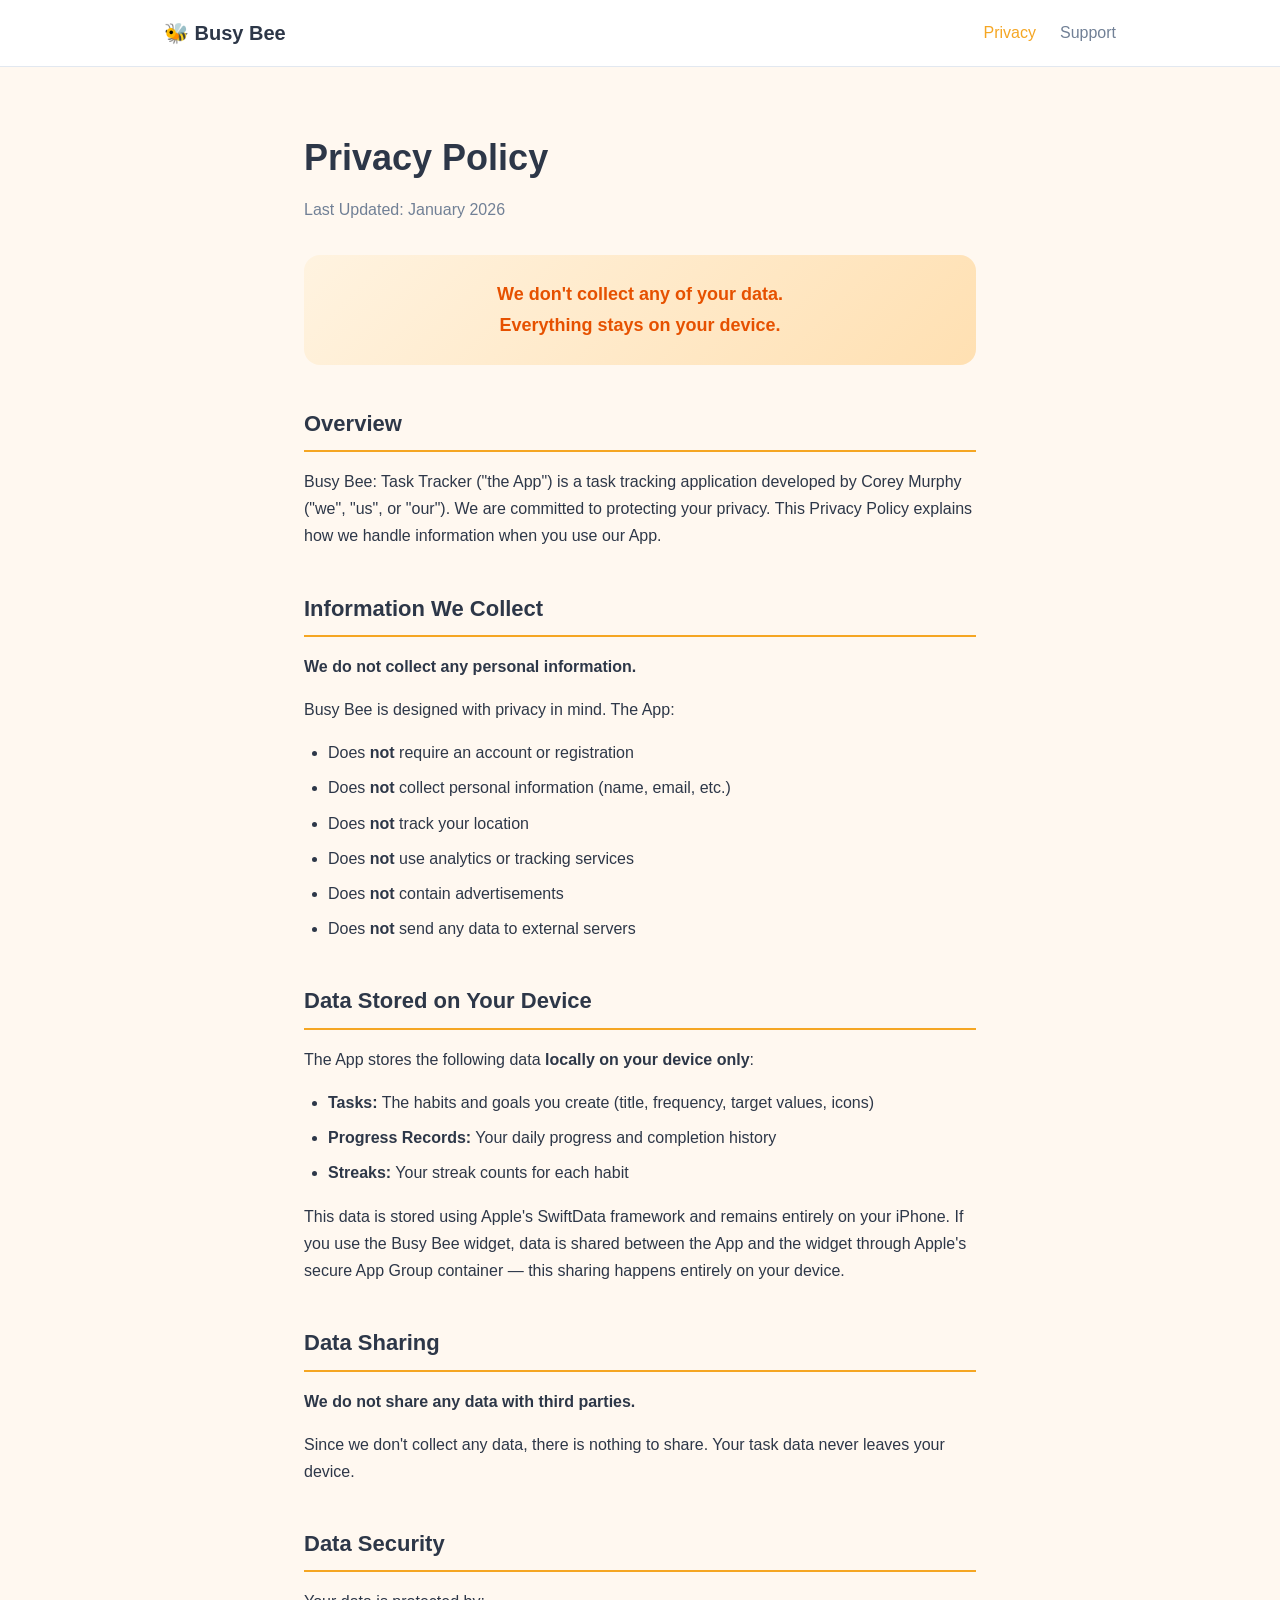
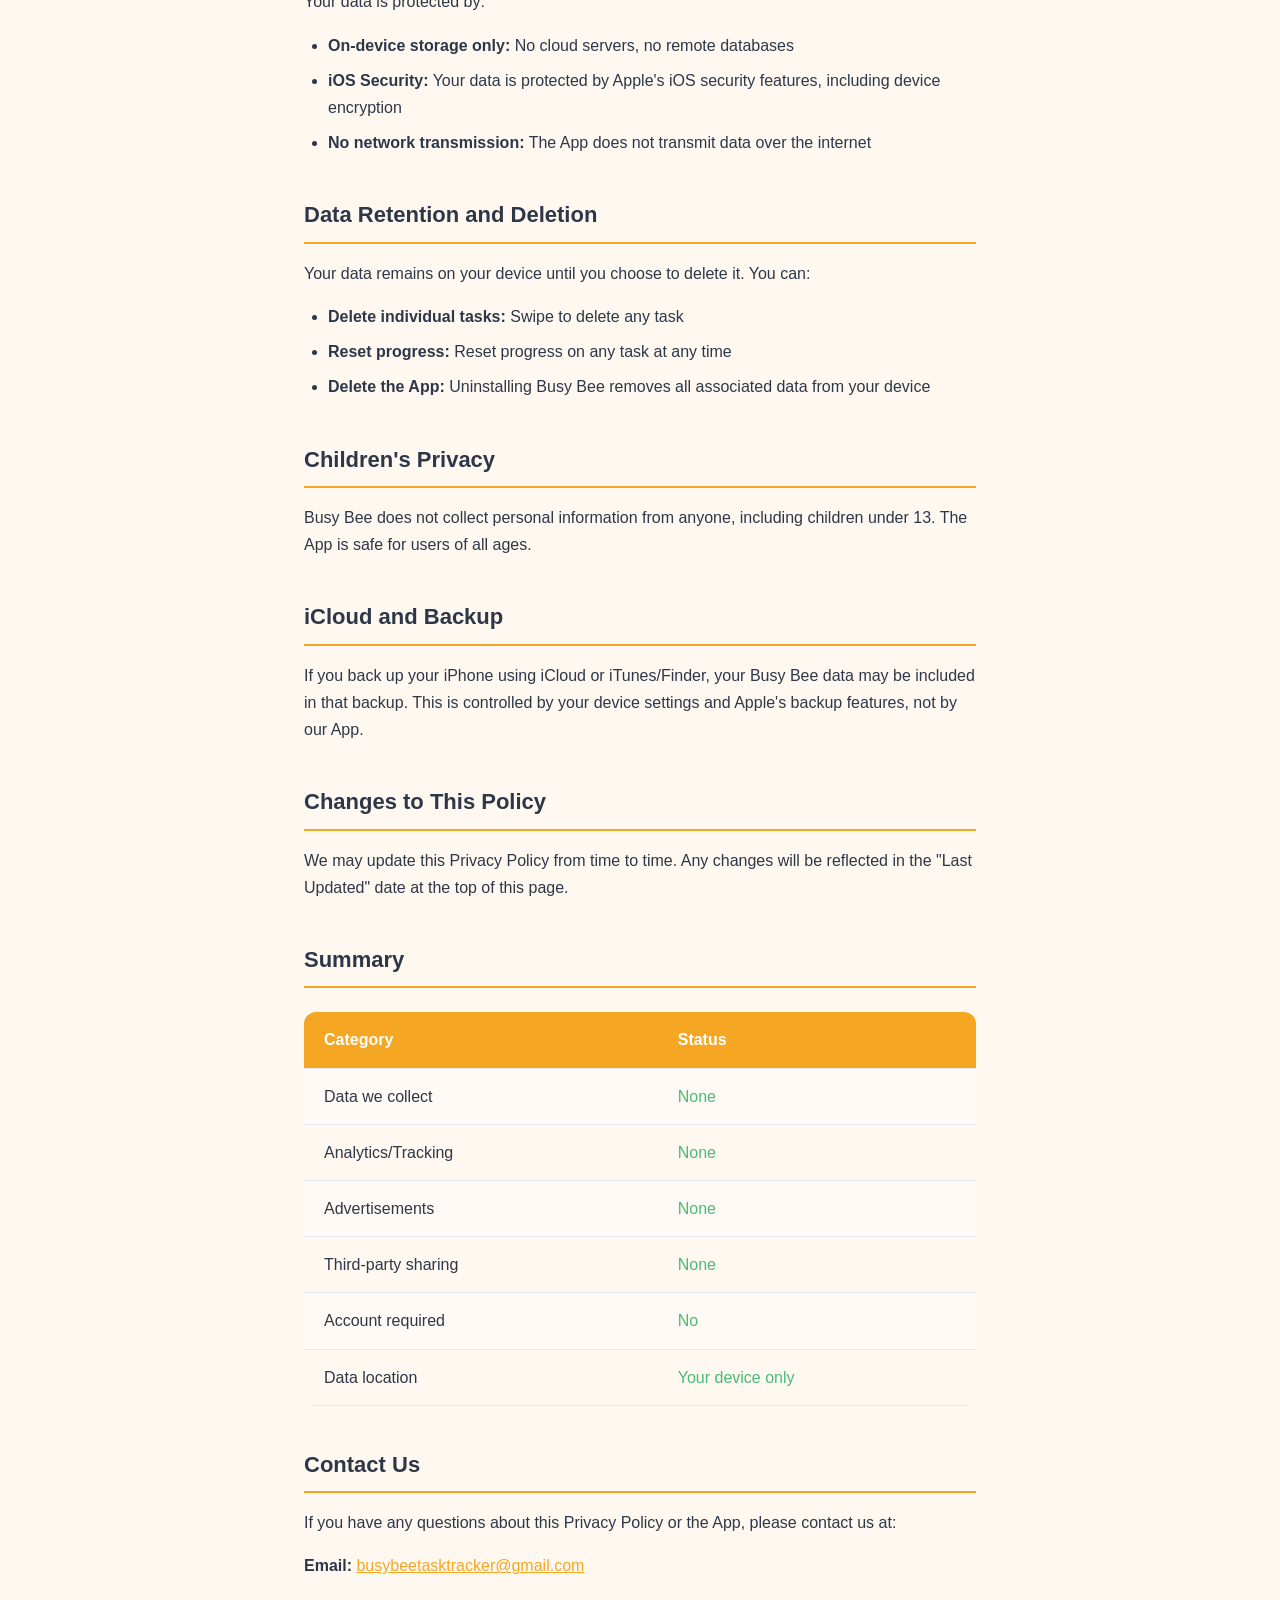
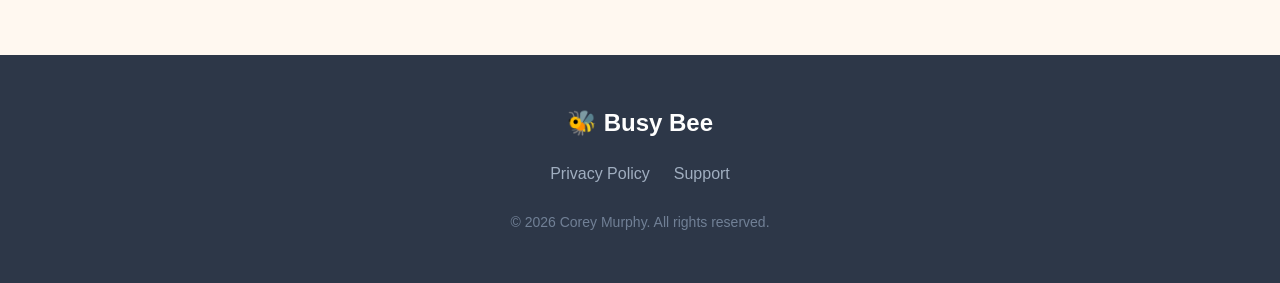
<file: privacy.html>
<!DOCTYPE html>
<html lang="en">
<head>
    <meta charset="UTF-8">
    <meta name="viewport" content="width=device-width, initial-scale=1.0">
    <title>Privacy Policy - Busy Bee</title>
    <meta name="description" content="Privacy Policy for Busy Bee Task Tracker. We don't collect any data.">
    <meta name="theme-color" content="#F5A623">
    <link rel="stylesheet" href="styles.css">
    <link rel="icon" href="data:image/svg+xml,<svg xmlns='http://www.w3.org/2000/svg' viewBox='0 0 100 100'><text y='.9em' font-size='90'>🐝</text></svg>">
</head>
<body>
    <nav>
        <div class="nav-container">
            <a href="index.html" class="nav-logo">🐝 Busy Bee</a>
            <div class="nav-links">
                <a href="privacy.html" class="active">Privacy</a>
                <a href="support.html">Support</a>
            </div>
        </div>
    </nav>

    <main class="page-content">
        <h1>Privacy Policy</h1>
        <p class="last-updated">Last Updated: January 2026</p>
        
        <div class="highlight-box">
            <p>We don't collect any of your data.<br>Everything stays on your device.</p>
        </div>
        
        <h2>Overview</h2>
        <p>Busy Bee: Task Tracker ("the App") is a task tracking application developed by Corey Murphy ("we", "us", or "our"). We are committed to protecting your privacy. This Privacy Policy explains how we handle information when you use our App.</p>
        
        <h2>Information We Collect</h2>
        <p><strong>We do not collect any personal information.</strong></p>
        <p>Busy Bee is designed with privacy in mind. The App:</p>
        <ul>
            <li>Does <strong>not</strong> require an account or registration</li>
            <li>Does <strong>not</strong> collect personal information (name, email, etc.)</li>
            <li>Does <strong>not</strong> track your location</li>
            <li>Does <strong>not</strong> use analytics or tracking services</li>
            <li>Does <strong>not</strong> contain advertisements</li>
            <li>Does <strong>not</strong> send any data to external servers</li>
        </ul>
        
        <h2>Data Stored on Your Device</h2>
        <p>The App stores the following data <strong>locally on your device only</strong>:</p>
        <ul>
            <li><strong>Tasks:</strong> The habits and goals you create (title, frequency, target values, icons)</li>
            <li><strong>Progress Records:</strong> Your daily progress and completion history</li>
            <li><strong>Streaks:</strong> Your streak counts for each habit</li>
        </ul>
        <p>This data is stored using Apple's SwiftData framework and remains entirely on your iPhone. If you use the Busy Bee widget, data is shared between the App and the widget through Apple's secure App Group container — this sharing happens entirely on your device.</p>
        
        <h2>Data Sharing</h2>
        <p><strong>We do not share any data with third parties.</strong></p>
        <p>Since we don't collect any data, there is nothing to share. Your task data never leaves your device.</p>
        
        <h2>Data Security</h2>
        <p>Your data is protected by:</p>
        <ul>
            <li><strong>On-device storage only:</strong> No cloud servers, no remote databases</li>
            <li><strong>iOS Security:</strong> Your data is protected by Apple's iOS security features, including device encryption</li>
            <li><strong>No network transmission:</strong> The App does not transmit data over the internet</li>
        </ul>
        
        <h2>Data Retention and Deletion</h2>
        <p>Your data remains on your device until you choose to delete it. You can:</p>
        <ul>
            <li><strong>Delete individual tasks:</strong> Swipe to delete any task</li>
            <li><strong>Reset progress:</strong> Reset progress on any task at any time</li>
            <li><strong>Delete the App:</strong> Uninstalling Busy Bee removes all associated data from your device</li>
        </ul>
        
        <h2>Children's Privacy</h2>
        <p>Busy Bee does not collect personal information from anyone, including children under 13. The App is safe for users of all ages.</p>
        
        <h2>iCloud and Backup</h2>
        <p>If you back up your iPhone using iCloud or iTunes/Finder, your Busy Bee data may be included in that backup. This is controlled by your device settings and Apple's backup features, not by our App.</p>
        
        <h2>Changes to This Policy</h2>
        <p>We may update this Privacy Policy from time to time. Any changes will be reflected in the "Last Updated" date at the top of this page.</p>
        
        <h2>Summary</h2>
        <table class="summary-table">
            <tr>
                <th>Category</th>
                <th>Status</th>
            </tr>
            <tr>
                <td>Data we collect</td>
                <td>None</td>
            </tr>
            <tr>
                <td>Analytics/Tracking</td>
                <td>None</td>
            </tr>
            <tr>
                <td>Advertisements</td>
                <td>None</td>
            </tr>
            <tr>
                <td>Third-party sharing</td>
                <td>None</td>
            </tr>
            <tr>
                <td>Account required</td>
                <td>No</td>
            </tr>
            <tr>
                <td>Data location</td>
                <td>Your device only</td>
            </tr>
        </table>
        
        <h2>Contact Us</h2>
        <p>If you have any questions about this Privacy Policy or the App, please contact us at:</p>
        <p><strong>Email:</strong> <a href="mailto:busybeetasktracker@gmail.com">busybeetasktracker@gmail.com</a></p>
    </main>

    <footer>
        <div class="footer-content">
            <p class="footer-logo">🐝 Busy Bee</p>
            <div class="footer-links">
                <a href="privacy.html">Privacy Policy</a>
                <a href="support.html">Support</a>
            </div>
            <p class="copyright">&copy; 2026 Corey Murphy. All rights reserved.</p>
        </div>
    </footer>
</body>
</html>
</file>
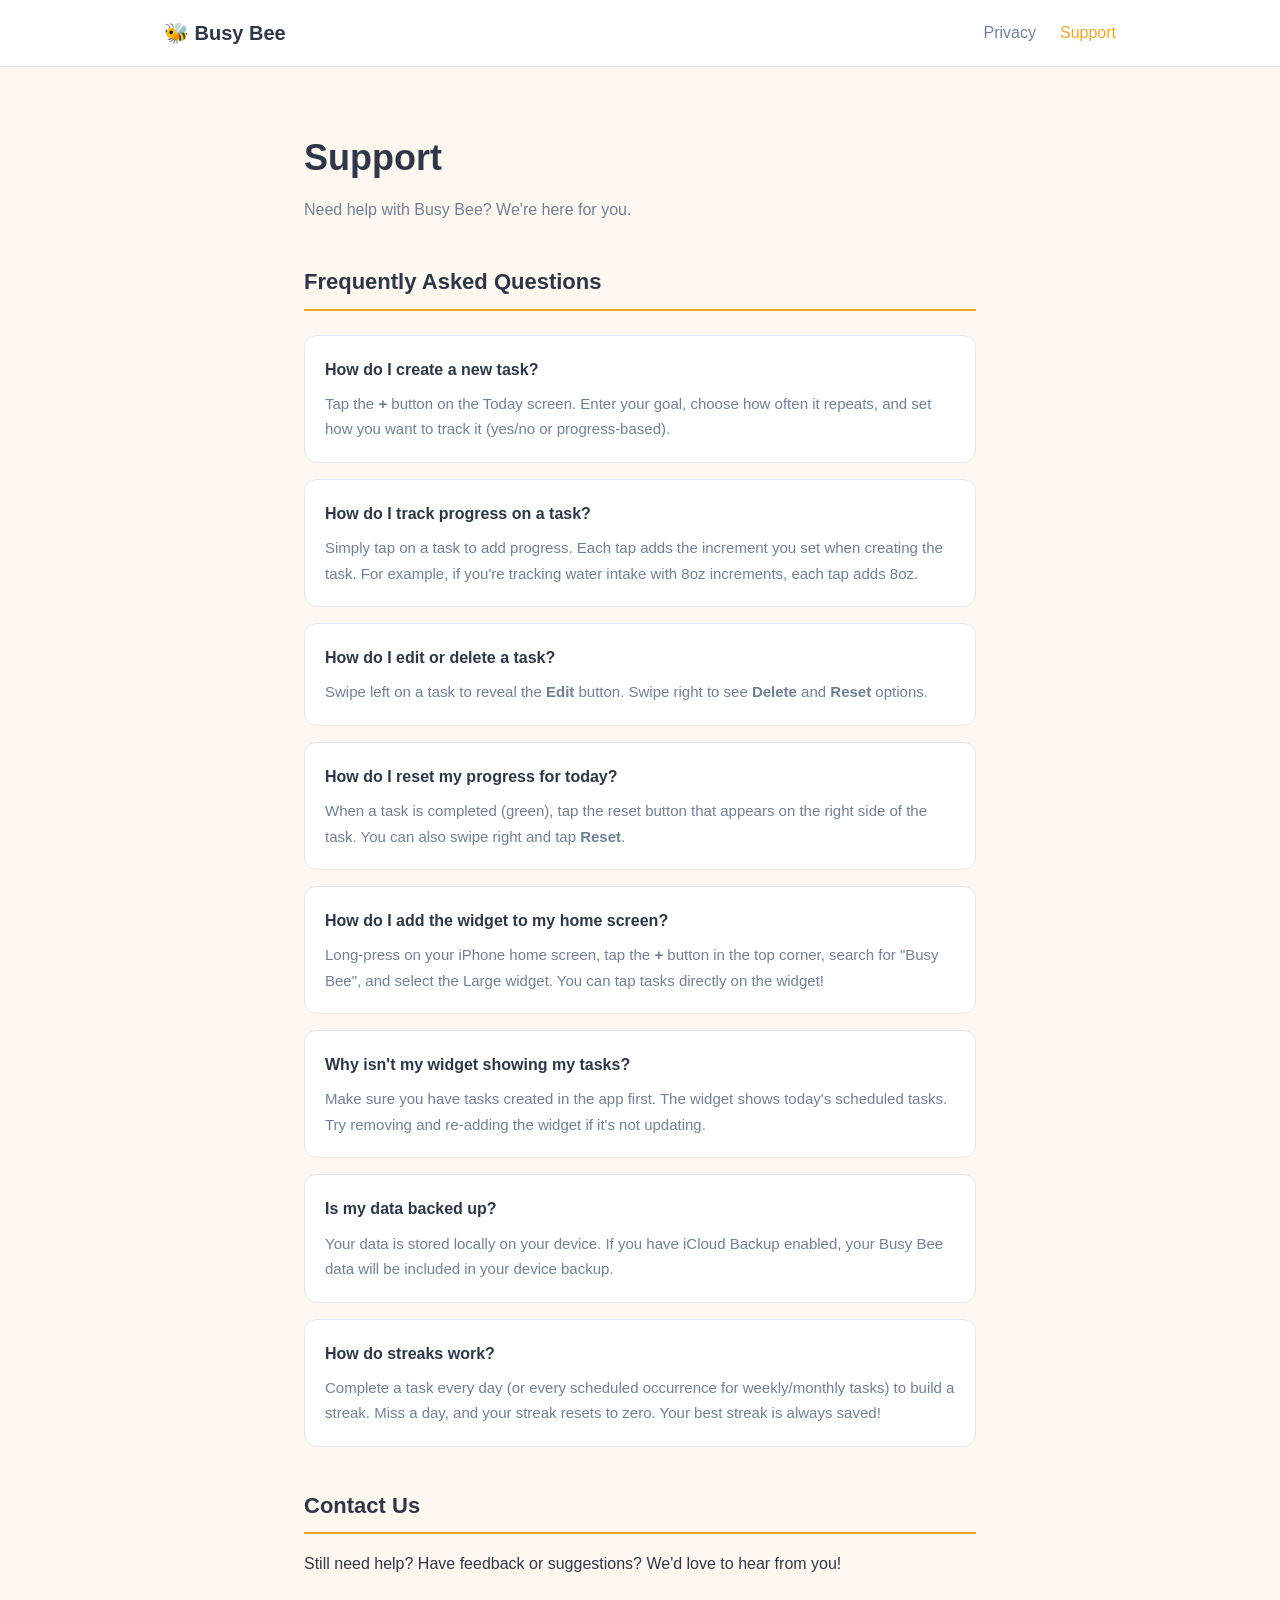
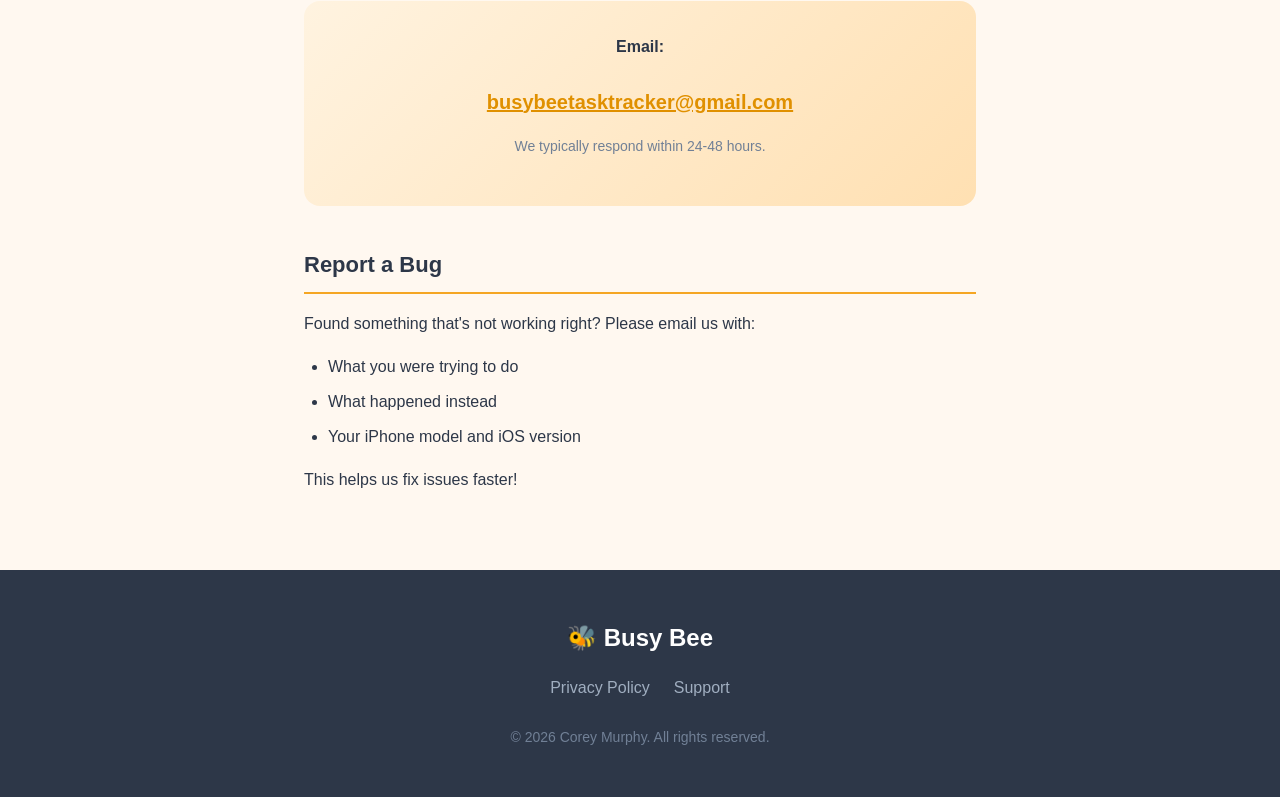
<file: support.html>
<!DOCTYPE html>
<html lang="en">
<head>
    <meta charset="UTF-8">
    <meta name="viewport" content="width=device-width, initial-scale=1.0">
    <title>Support - Busy Bee</title>
    <meta name="description" content="Get help with Busy Bee Task Tracker.">
    <meta name="theme-color" content="#F5A623">
    <link rel="stylesheet" href="styles.css">
    <link rel="icon" href="data:image/svg+xml,<svg xmlns='http://www.w3.org/2000/svg' viewBox='0 0 100 100'><text y='.9em' font-size='90'>🐝</text></svg>">
</head>
<body>
    <nav>
        <div class="nav-container">
            <a href="index.html" class="nav-logo">🐝 Busy Bee</a>
            <div class="nav-links">
                <a href="privacy.html">Privacy</a>
                <a href="support.html" class="active">Support</a>
            </div>
        </div>
    </nav>

    <main class="page-content">
        <h1>Support</h1>
        <p class="intro">Need help with Busy Bee? We're here for you.</p>
        
        <h2>Frequently Asked Questions</h2>
        
        <div class="faq">
            <div class="faq-item">
                <h3>How do I create a new task?</h3>
                <p>Tap the <strong>+</strong> button on the Today screen. Enter your goal, choose how often it repeats, and set how you want to track it (yes/no or progress-based).</p>
            </div>
            
            <div class="faq-item">
                <h3>How do I track progress on a task?</h3>
                <p>Simply tap on a task to add progress. Each tap adds the increment you set when creating the task. For example, if you're tracking water intake with 8oz increments, each tap adds 8oz.</p>
            </div>
            
            <div class="faq-item">
                <h3>How do I edit or delete a task?</h3>
                <p>Swipe left on a task to reveal the <strong>Edit</strong> button. Swipe right to see <strong>Delete</strong> and <strong>Reset</strong> options.</p>
            </div>
            
            <div class="faq-item">
                <h3>How do I reset my progress for today?</h3>
                <p>When a task is completed (green), tap the reset button that appears on the right side of the task. You can also swipe right and tap <strong>Reset</strong>.</p>
            </div>
            
            <div class="faq-item">
                <h3>How do I add the widget to my home screen?</h3>
                <p>Long-press on your iPhone home screen, tap the <strong>+</strong> button in the top corner, search for "Busy Bee", and select the Large widget. You can tap tasks directly on the widget!</p>
            </div>
            
            <div class="faq-item">
                <h3>Why isn't my widget showing my tasks?</h3>
                <p>Make sure you have tasks created in the app first. The widget shows today's scheduled tasks. Try removing and re-adding the widget if it's not updating.</p>
            </div>
            
            <div class="faq-item">
                <h3>Is my data backed up?</h3>
                <p>Your data is stored locally on your device. If you have iCloud Backup enabled, your Busy Bee data will be included in your device backup.</p>
            </div>
            
            <div class="faq-item">
                <h3>How do streaks work?</h3>
                <p>Complete a task every day (or every scheduled occurrence for weekly/monthly tasks) to build a streak. Miss a day, and your streak resets to zero. Your best streak is always saved!</p>
            </div>
        </div>
        
        <h2>Contact Us</h2>
        <p>Still need help? Have feedback or suggestions? We'd love to hear from you!</p>
        
        <div class="contact-box">
            <p><strong>Email:</strong></p>
            <a href="mailto:busybeetasktracker@gmail.com" class="contact-email">busybeetasktracker@gmail.com</a>
            <p class="response-time">We typically respond within 24-48 hours.</p>
        </div>
        
        <h2>Report a Bug</h2>
        <p>Found something that's not working right? Please email us with:</p>
        <ul>
            <li>What you were trying to do</li>
            <li>What happened instead</li>
            <li>Your iPhone model and iOS version</li>
        </ul>
        <p>This helps us fix issues faster!</p>
    </main>

    <footer>
        <div class="footer-content">
            <p class="footer-logo">🐝 Busy Bee</p>
            <div class="footer-links">
                <a href="privacy.html">Privacy Policy</a>
                <a href="support.html">Support</a>
            </div>
            <p class="copyright">&copy; 2026 Corey Murphy. All rights reserved.</p>
        </div>
    </footer>
</body>
</html>
</file>
<file: styles.css>
/* Busy Bee Website Styles */

* {
    margin: 0;
    padding: 0;
    box-sizing: border-box;
}

:root {
    --color-primary: #F5A623;
    --color-primary-dark: #E09000;
    --color-success: #48BB78;
    --color-bg: #FFF8F0;
    --color-bg-light: #FFFFFF;
    --color-text: #2D3748;
    --color-text-light: #718096;
    --color-border: #E2E8F0;
}

body {
    font-family: -apple-system, BlinkMacSystemFont, 'SF Pro Text', 'Segoe UI', Roboto, sans-serif;
    line-height: 1.7;
    color: var(--color-text);
    background: var(--color-bg);
    min-height: 100vh;
    display: flex;
    flex-direction: column;
}

/* Navigation */
nav {
    background: var(--color-bg-light);
    border-bottom: 1px solid var(--color-border);
    position: sticky;
    top: 0;
    z-index: 100;
}

.nav-container {
    max-width: 1000px;
    margin: 0 auto;
    padding: 16px 24px;
    display: flex;
    justify-content: space-between;
    align-items: center;
}

.nav-logo {
    font-size: 20px;
    font-weight: 700;
    color: var(--color-text);
    text-decoration: none;
}

.nav-links {
    display: flex;
    gap: 24px;
}

.nav-links a {
    color: var(--color-text-light);
    text-decoration: none;
    font-weight: 500;
    transition: color 0.2s;
}

.nav-links a:hover,
.nav-links a.active {
    color: var(--color-primary);
}

/* Main Content */
main {
    flex: 1;
}

/* Hero Section */
.hero {
    text-align: center;
    padding: 80px 24px;
    background: linear-gradient(180deg, var(--color-bg) 0%, var(--color-bg-light) 100%);
}

.hero-content {
    max-width: 600px;
    margin: 0 auto;
}

.app-icon {
    font-size: 80px;
    margin-bottom: 24px;
}

.hero h1 {
    font-size: 48px;
    font-weight: 700;
    margin-bottom: 8px;
    letter-spacing: -1px;
}

.tagline {
    font-size: 24px;
    color: var(--color-primary);
    font-weight: 600;
    margin-bottom: 16px;
}

.description {
    font-size: 18px;
    color: var(--color-text-light);
    margin-bottom: 32px;
    line-height: 1.6;
}

.app-store-badge img {
    height: 54px;
    transition: transform 0.2s;
}

.app-store-badge:hover img {
    transform: scale(1.05);
}

/* Features Section */
.features {
    display: grid;
    grid-template-columns: repeat(auto-fit, minmax(280px, 1fr));
    gap: 24px;
    max-width: 1000px;
    margin: 0 auto;
    padding: 60px 24px;
}

.feature {
    background: var(--color-bg-light);
    border-radius: 16px;
    padding: 32px;
    text-align: center;
    border: 1px solid var(--color-border);
}

.feature-icon {
    font-size: 40px;
    display: block;
    margin-bottom: 16px;
}

.feature h3 {
    font-size: 18px;
    font-weight: 600;
    margin-bottom: 8px;
}

.feature p {
    color: var(--color-text-light);
    font-size: 15px;
}

/* Page Content (Privacy, Support) */
.page-content {
    max-width: 720px;
    margin: 0 auto;
    padding: 60px 24px;
}

.page-content h1 {
    font-size: 36px;
    font-weight: 700;
    margin-bottom: 8px;
}

.last-updated,
.intro {
    color: var(--color-text-light);
    margin-bottom: 32px;
}

.page-content h2 {
    font-size: 22px;
    font-weight: 600;
    margin: 40px 0 16px;
    padding-bottom: 8px;
    border-bottom: 2px solid var(--color-primary);
}

.page-content p {
    margin-bottom: 16px;
}

.page-content ul {
    margin: 16px 0;
    padding-left: 24px;
}

.page-content li {
    margin-bottom: 8px;
}

/* Highlight Box */
.highlight-box {
    background: linear-gradient(135deg, #FFF3E0 0%, #FFE0B2 100%);
    border-radius: 16px;
    padding: 24px;
    text-align: center;
    margin: 32px 0;
}

.highlight-box p {
    font-size: 18px;
    font-weight: 600;
    color: #E65100;
    margin: 0;
}

/* Summary Table */
.summary-table {
    width: 100%;
    border-collapse: collapse;
    margin: 24px 0;
    border-radius: 12px;
    overflow: hidden;
}

.summary-table th,
.summary-table td {
    padding: 14px 20px;
    text-align: left;
    border-bottom: 1px solid var(--color-border);
}

.summary-table th {
    background: var(--color-primary);
    color: white;
    font-weight: 600;
}

.summary-table tr:nth-child(even) {
    background: #FFFAF5;
}

.summary-table td:last-child {
    color: var(--color-success);
    font-weight: 500;
}

/* FAQ */
.faq {
    margin: 24px 0;
}

.faq-item {
    background: var(--color-bg-light);
    border: 1px solid var(--color-border);
    border-radius: 12px;
    padding: 20px;
    margin-bottom: 16px;
}

.faq-item h3 {
    font-size: 16px;
    font-weight: 600;
    margin-bottom: 8px;
    color: var(--color-text);
}

.faq-item p {
    margin: 0;
    color: var(--color-text-light);
    font-size: 15px;
}

/* Contact Box */
.contact-box {
    background: linear-gradient(135deg, #FFF3E0 0%, #FFE0B2 100%);
    border-radius: 16px;
    padding: 32px;
    text-align: center;
    margin: 24px 0;
}

.contact-email {
    display: inline-block;
    font-size: 20px;
    font-weight: 600;
    color: var(--color-primary-dark);
    margin: 8px 0;
}

.response-time {
    font-size: 14px;
    color: var(--color-text-light);
    margin: 8px 0 0 0;
}

/* Footer */
footer {
    background: var(--color-text);
    color: white;
    padding: 48px 24px;
    margin-top: auto;
}

.footer-content {
    max-width: 1000px;
    margin: 0 auto;
    text-align: center;
}

.footer-logo {
    font-size: 24px;
    font-weight: 700;
    margin-bottom: 16px;
}

.footer-links {
    display: flex;
    justify-content: center;
    gap: 24px;
    margin-bottom: 24px;
}

.footer-links a {
    color: #A0AEC0;
    text-decoration: none;
    transition: color 0.2s;
}

.footer-links a:hover {
    color: white;
}

.copyright {
    color: #718096;
    font-size: 14px;
}

/* Links */
a {
    color: var(--color-primary);
}

a:hover {
    color: var(--color-primary-dark);
}

/* Responsive */
@media (max-width: 600px) {
    .hero {
        padding: 60px 20px;
    }
    
    .hero h1 {
        font-size: 36px;
    }
    
    .tagline {
        font-size: 20px;
    }
    
    .page-content h1 {
        font-size: 28px;
    }
    
    .features {
        padding: 40px 20px;
    }
    
    .nav-links {
        gap: 16px;
    }
}
</file>
